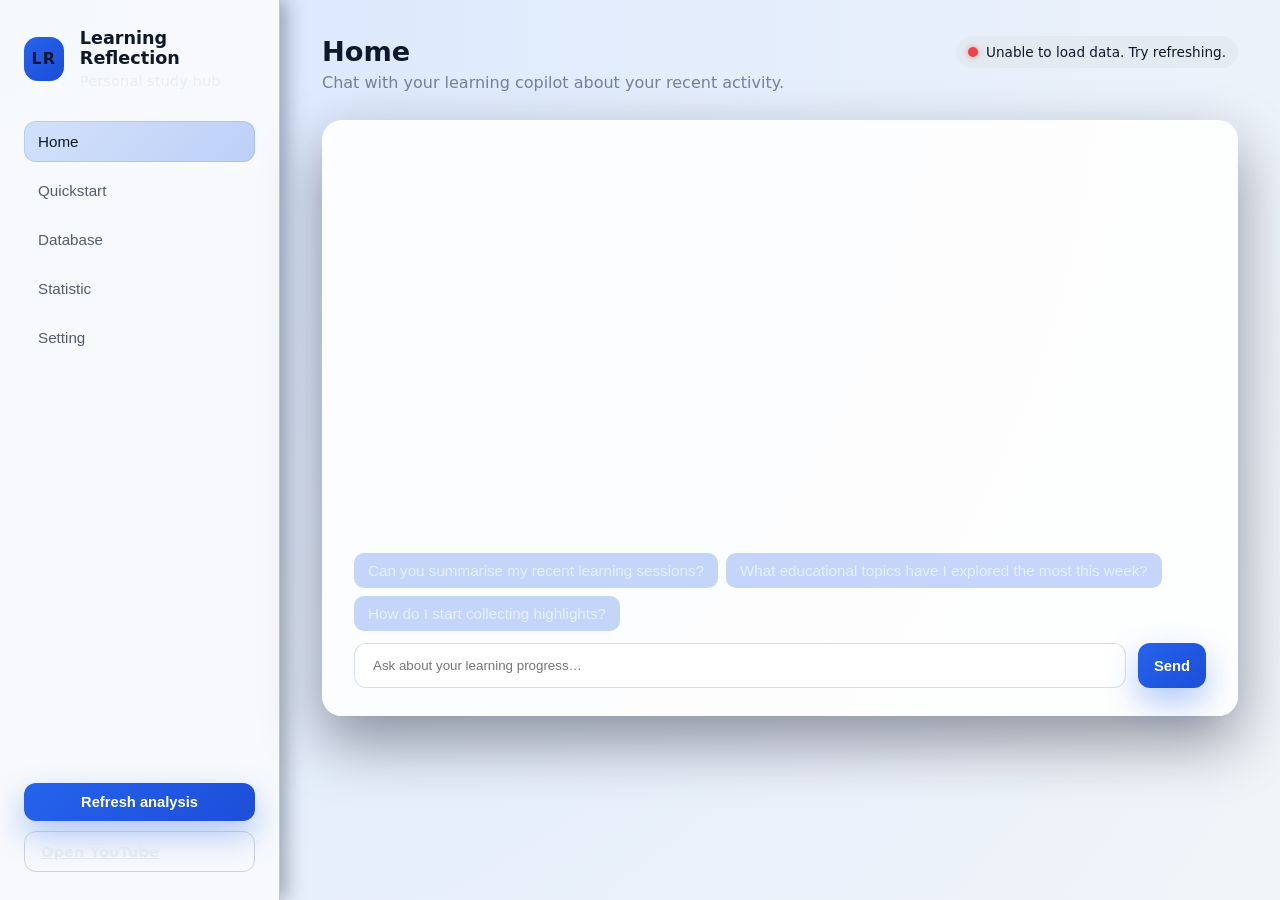
<file: extension/src/dashboard/index.html>
<!DOCTYPE html>
<html lang="en">
  <head>
    <meta charset="UTF-8" />
    <meta name="viewport" content="width=device-width, initial-scale=1.0" />
    <title>Learning Reflection Workspace</title>
    <link rel="stylesheet" href="./index.css" />
  </head>
  <body>
    <div class="dashboard">
      <aside class="sidebar">
        <div class="sidebar__brand">
          <span class="sidebar__icon">LR</span>
          <div>
            <h1>Learning Reflection</h1>
            <p>Personal study hub</p>
          </div>
        </div>
        <nav class="sidebar__nav">
          <button class="nav__item is-active" data-view="home">
            <span>Home</span>
          </button>
          <button class="nav__item" data-view="quickstart">
            <span>Quickstart</span>
          </button>
          <button class="nav__item" data-view="database">
            <span>Database</span>
          </button>
          <button class="nav__item" data-view="statistic">
            <span>Statistic</span>
          </button>
          <button class="nav__item" data-view="settings">
            <span>Setting</span>
          </button>
        </nav>
        <div class="sidebar__footer">
          <button id="refresh" class="button button--primary">Refresh analysis</button>
          <a href="https://youtube.com" target="_blank" rel="noopener noreferrer" class="button button--ghost">Open YouTube</a>
        </div>
      </aside>

      <main class="content">
        <header class="content__header">
          <div>
            <h2 id="view-title">Home</h2>
            <p id="view-description">Chat with your learning copilot about your recent activity.</p>
          </div>
          <div class="status-pill">
            <span id="status-indicator" class="status-indicator"></span>
            <span id="status-text">Loading…</span>
          </div>
        </header>

        <section id="view-home" class="view view--active">
          <div class="home">
            <div class="chat">
              <div id="chat-thread" class="chat__thread"></div>
              <div class="chat__composer">
                <div id="quick-prompts" class="chat__prompts"></div>
                <form id="chat-form" class="chat__form">
                  <input id="chat-input" type="text" placeholder="Ask about your learning progress…" autocomplete="off" />
                  <button class="button button--primary" type="submit">Send</button>
                </form>
              </div>
            </div>
          </div>
        </section>

        <section id="view-quickstart" class="view">
          <div class="quickstart">
            <div class="quickstart__meta">
              <p id="quickstart-stats"></p>
              <button id="quickstart-reset" class="button button--ghost">Reset session</button>
            </div>
            <div class="quickstart__card" id="quickstart-card">
              <p class="quickstart__empty">Flashcards will appear once we detect educational videos.</p>
            </div>
            <div class="quickstart__actions" id="quickstart-actions" hidden>
              <button class="button" data-rating="again">Review again</button>
              <button class="button" data-rating="good">Got it</button>
              <button class="button button--primary" data-rating="great">Mastered</button>
            </div>
          </div>
        </section>

        <section id="view-database" class="view">
          <div class="database">
            <div class="database__tabs">
              <button class="db-tab is-active" data-db="history">History</button>
              <button class="db-tab" data-db="highlights">Saved highlights</button>
            </div>
            <div class="database__search">
              <input type="search" id="database-search" placeholder="Search titles, channels or keywords…" />
            </div>
            <div class="database__summary" id="database-summary"></div>
            <div class="database__content">
              <ul id="database-history" class="database__list is-active"></ul>
              <ul id="database-highlights" class="database__list"></ul>
            </div>
          </div>
        </section>

        <section id="view-statistic" class="view">
          <div class="stats">
            <div class="stats__grid" id="stats-totals"></div>
            <div class="stats__section">
              <h3>Interest matches</h3>
              <div id="stats-interests" class="stats__bars"></div>
            </div>
            <div class="stats__section">
              <h3>Highlights by type</h3>
              <div id="stats-highlights" class="stats__bars"></div>
            </div>
            <div class="stats__section">
              <h3>Top channels</h3>
              <div id="stats-channels" class="stats__list"></div>
            </div>
            <div class="stats__section">
              <h3>Flashcard progress</h3>
              <div id="stats-flashcards" class="stats__bars"></div>
            </div>
          </div>
        </section>

        <section id="view-settings" class="view">
          <div class="settings">
            <section class="settings__card">
              <h3>Learning interests</h3>
              <p>Update the topics we use to detect relevant videos and generate summaries.</p>
              <form id="settings-interests-form" class="form-inline">
                <textarea id="settings-interests" rows="3" placeholder="Comma separated interests"></textarea>
                <div class="form-inline__actions">
                  <button type="submit" class="button button--primary">Save interests</button>
                </div>
              </form>
            </section>

            <section class="settings__card">
              <h3>Data management</h3>
              <div class="settings__actions">
                <button id="export-data" class="button button--ghost">Download my data</button>
                <button id="clear-data" class="button">Clear local data</button>
              </div>
            </section>

            <section class="settings__card">
              <h3>Feedback</h3>
              <form id="feedback-form" class="form-inline">
                <input type="email" id="feedback-email" placeholder="Optional email for follow-up" />
                <textarea id="feedback-message" rows="4" placeholder="Share your feedback or ideas…"></textarea>
                <div class="form-inline__actions">
                  <button type="submit" class="button button--primary">Send feedback</button>
                  <button type="button" id="feedback-copy" class="button button--ghost">Copy developer email</button>
                </div>
              </form>
              <p class="settings__hint">
                Feedback opens your email client with details pre-filled so you can review before sending.
              </p>
            </section>
          </div>
        </section>
      </main>
    </div>

    <template id="chat-message-template">
      <div class="chat__message" data-role="">
        <div class="chat__avatar"></div>
        <div class="chat__bubble">
          <p class="chat__text"></p>
        </div>
      </div>
    </template>

    <template id="history-item-template">
      <li class="db-item">
        <div class="db-item__header">
          <a class="db-item__title" target="_blank" rel="noopener noreferrer"></a>
          <span class="db-item__meta db-item__time"></span>
        </div>
        <p class="db-item__summary"></p>
        <div class="db-item__meta db-item__details"></div>
      </li>
    </template>

    <template id="highlight-item-template">
      <li class="db-item">
        <div class="db-item__header">
          <span class="db-item__badge"></span>
          <span class="db-item__meta db-item__time"></span>
        </div>
        <p class="db-item__summary"></p>
        <div class="db-item__meta db-item__links"></div>
      </li>
    </template>

    <template id="quickstart-card-template">
      <article class="quick-card" data-id="">
        <p class="quick-card__question"></p>
        <div class="quick-card__answer" hidden></div>
        <div class="quick-card__meta">
          <a class="quick-card__link" target="_blank" rel="noopener noreferrer">Open source</a>
        </div>
      </article>
    </template>

    <script type="module" src="./index.js"></script>
  </body>
</html>
</file>
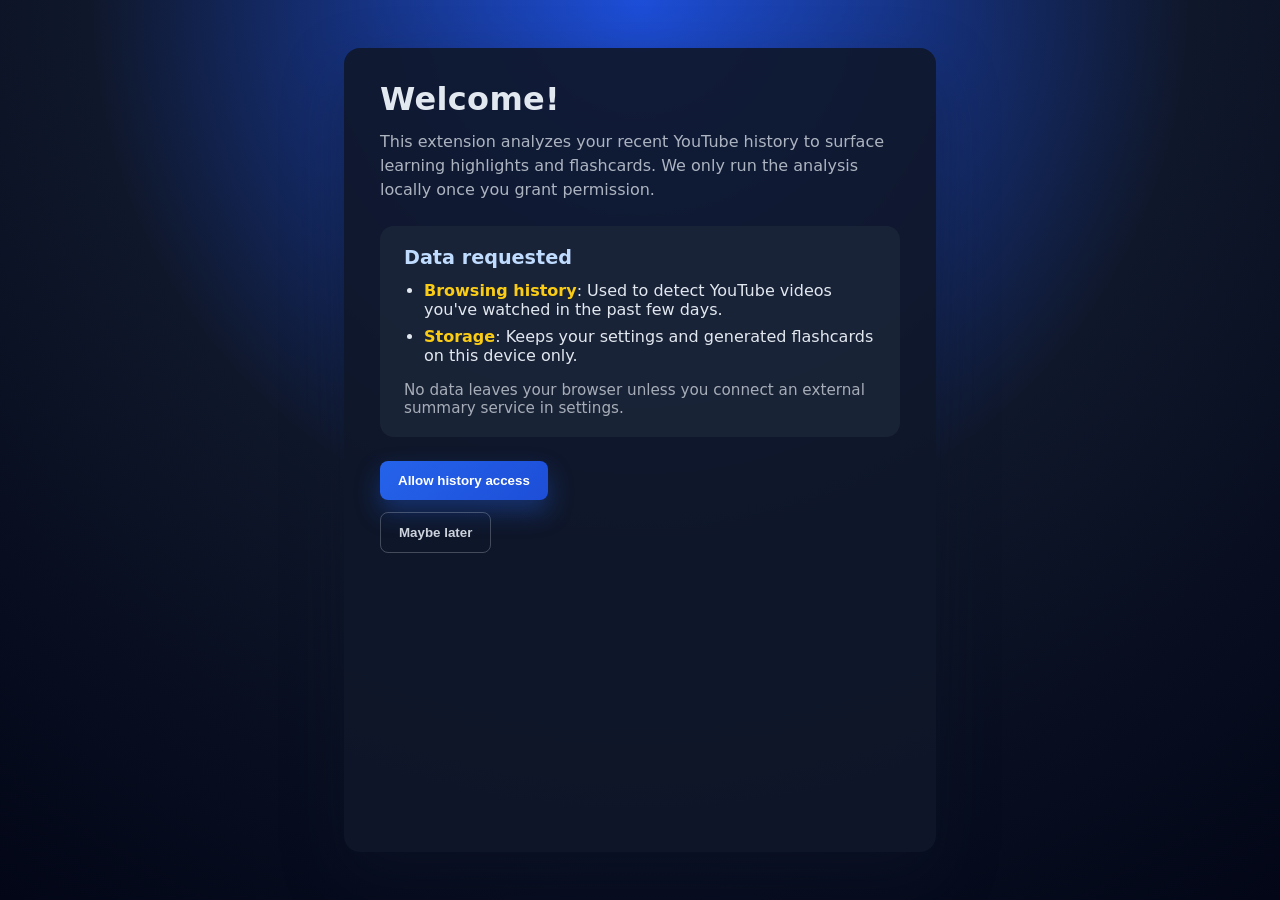
<file: extension/src/onboarding/index.html>
<!DOCTYPE html>
<html lang="en">
  <head>
    <meta charset="UTF-8" />
    <meta name="viewport" content="width=device-width, initial-scale=1.0" />
    <title>Welcome to Learning Reflection</title>
    <link rel="stylesheet" href="./style.css" />
  </head>
  <body>
    <main class="page">
      <header class="page__header">
        <h1>Welcome!</h1>
        <p>
          This extension analyzes your recent YouTube history to surface learning highlights and flashcards. We only run the
          analysis locally once you grant permission.
        </p>
      </header>

      <section class="card">
        <h2>Data requested</h2>
        <ul>
          <li><strong>Browsing history</strong>: Used to detect YouTube videos you've watched in the past few days.</li>
          <li><strong>Storage</strong>: Keeps your settings and generated flashcards on this device only.</li>
        </ul>
        <p>No data leaves your browser unless you connect an external summary service in settings.</p>
      </section>

      <section class="actions">
        <button id="grant-access" class="button button--primary">Allow history access</button>
        <button id="skip" class="button button--ghost">Maybe later</button>
        <p id="status" class="status"></p>
      </section>
    </main>

    <script type="module" src="./onboarding.js"></script>
  </body>
</html>
</file>
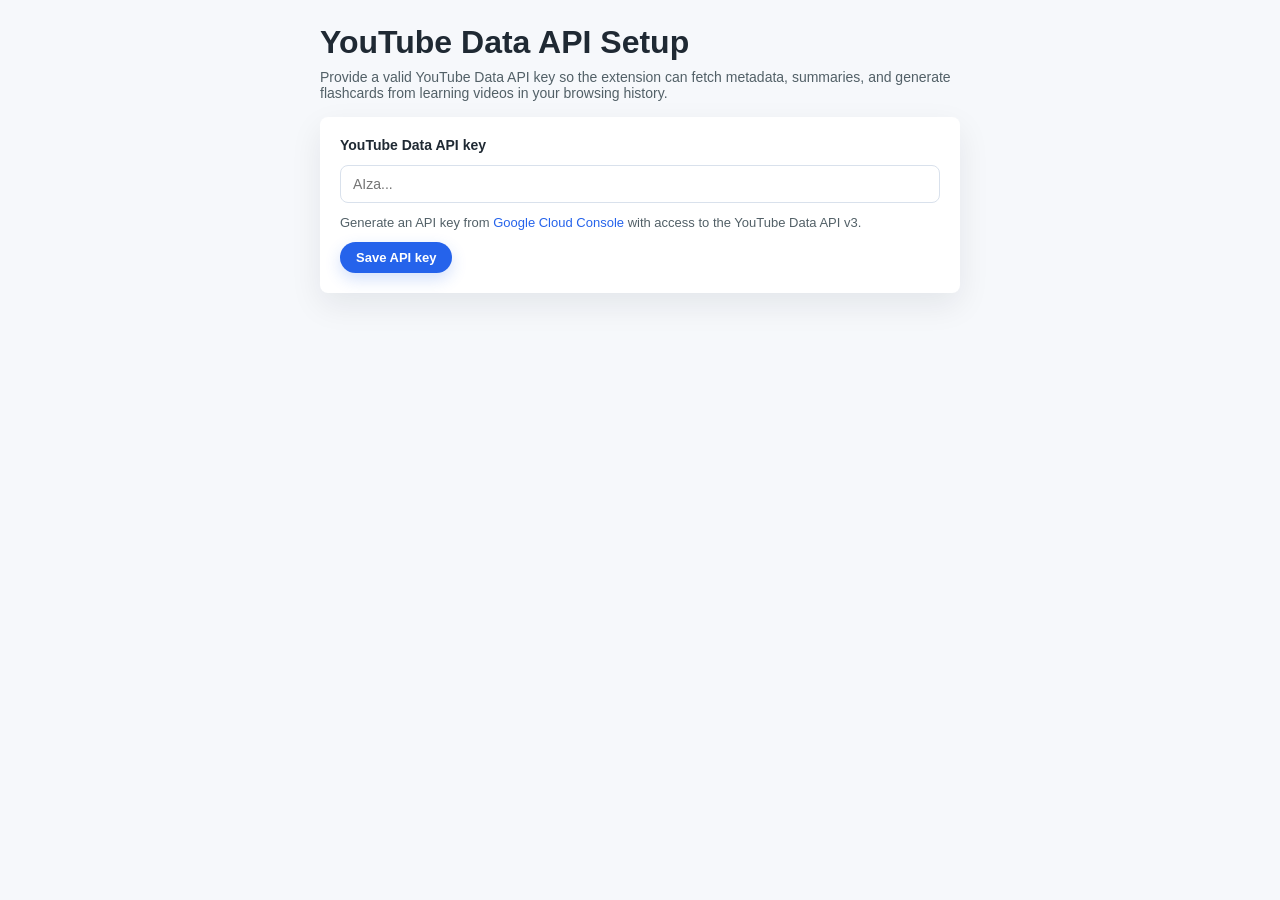
<file: extension/src/options.html>
<!doctype html>
<html lang="en">
  <head>
    <meta charset="utf-8" />
    <meta name="viewport" content="width=device-width, initial-scale=1" />
    <title>YouTube Learning Reflection – Options</title>
    <link rel="stylesheet" href="styles.css" />
  </head>
  <body class="options">
    <main class="options__container">
      <header class="options__header">
        <h1>YouTube Data API Setup</h1>
        <p>
          Provide a valid YouTube Data API key so the extension can fetch metadata, summaries, and generate flashcards
          from learning videos in your browsing history.
        </p>
      </header>

      <section class="card">
        <form id="apiKeyForm" class="form">
          <label for="apiKeyInput" class="form__label">YouTube Data API key</label>
          <input
            id="apiKeyInput"
            name="apiKey"
            type="text"
            class="form__input"
            placeholder="AIza..."
            autocomplete="off"
            required
          />
          <p class="form__help">
            Generate an API key from
            <a class="link" href="https://console.cloud.google.com/apis/dashboard" target="_blank" rel="noopener noreferrer">
              Google Cloud Console
            </a>
            with access to the YouTube Data API v3.
          </p>
          <div class="form__actions">
            <button type="submit" class="button button--primary">Save API key</button>
          </div>
        </form>
      </section>

      <section id="optionsStatus" class="status status--hidden" role="status">
        <span id="optionsStatusMessage"></span>
      </section>
    </main>

    <script type="module" src="options.js"></script>
  </body>
</html>
</file>
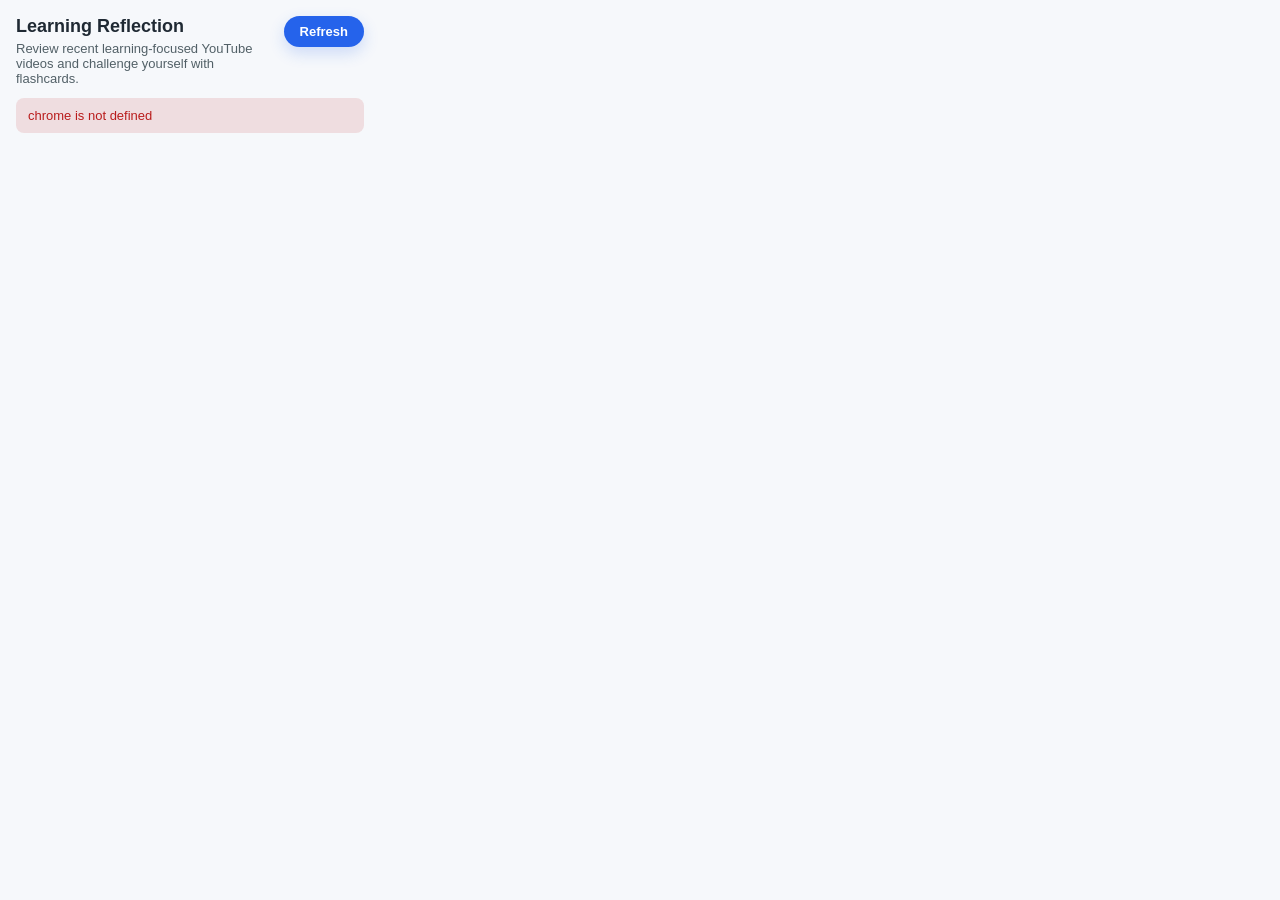
<file: extension/src/popup.html>
<!doctype html>
<html lang="en">
  <head>
    <meta charset="utf-8" />
    <meta name="viewport" content="width=device-width, initial-scale=1" />
    <title>YouTube Learning Reflection</title>
    <link rel="stylesheet" href="styles.css" />
  </head>
  <body class="popup">
    <header class="popup__header">
      <div>
        <h1 class="popup__title">Learning Reflection</h1>
        <p class="popup__subtitle">
          Review recent learning-focused YouTube videos and challenge yourself with flashcards.
        </p>
      </div>
      <button id="refreshButton" class="button button--primary">Refresh</button>
    </header>

    <section id="statusSection" class="status status--hidden">
      <span id="statusMessage"></span>
    </section>

    <main id="content" class="content">
      <section id="emptyState" class="empty-state status--hidden">
        <p>No processed learning videos yet.</p>
        <p>Click <strong>Refresh</strong> after setting your YouTube Data API key in the options page.</p>
        <a class="link" href="#" id="openOptionsLink">Open options</a>
      </section>

      <section id="videosContainer" class="videos"></section>
    </main>

    <template id="videoTemplate">
      <article class="video-card">
        <header class="video-card__header">
          <h2 class="video-card__title"></h2>
          <a class="link video-card__link" target="_blank" rel="noopener noreferrer">Watch again</a>
        </header>
        <div class="video-card__meta">
          <span class="video-card__channel"></span>
          <span class="video-card__published"></span>
          <span class="video-card__category"></span>
        </div>
        <section class="video-card__summary">
          <h3>Key Ideas</h3>
          <ul class="video-card__ideas"></ul>
        </section>
        <section class="video-card__reflection">
          <h3>Reflection Prompt</h3>
          <p class="video-card__prompt"></p>
        </section>
        <section class="video-card__flashcards">
          <h3>Flashcards</h3>
          <div class="flashcards"></div>
        </section>
      </article>
    </template>

    <template id="flashcardTemplate">
      <div class="flashcard">
        <p class="flashcard__question"></p>
        <button class="button button--link flashcard__toggle">Show answer</button>
        <p class="flashcard__answer flashcard__answer--hidden"></p>
      </div>
    </template>

    <script type="module" src="popup.js"></script>
  </body>
</html>
</file>
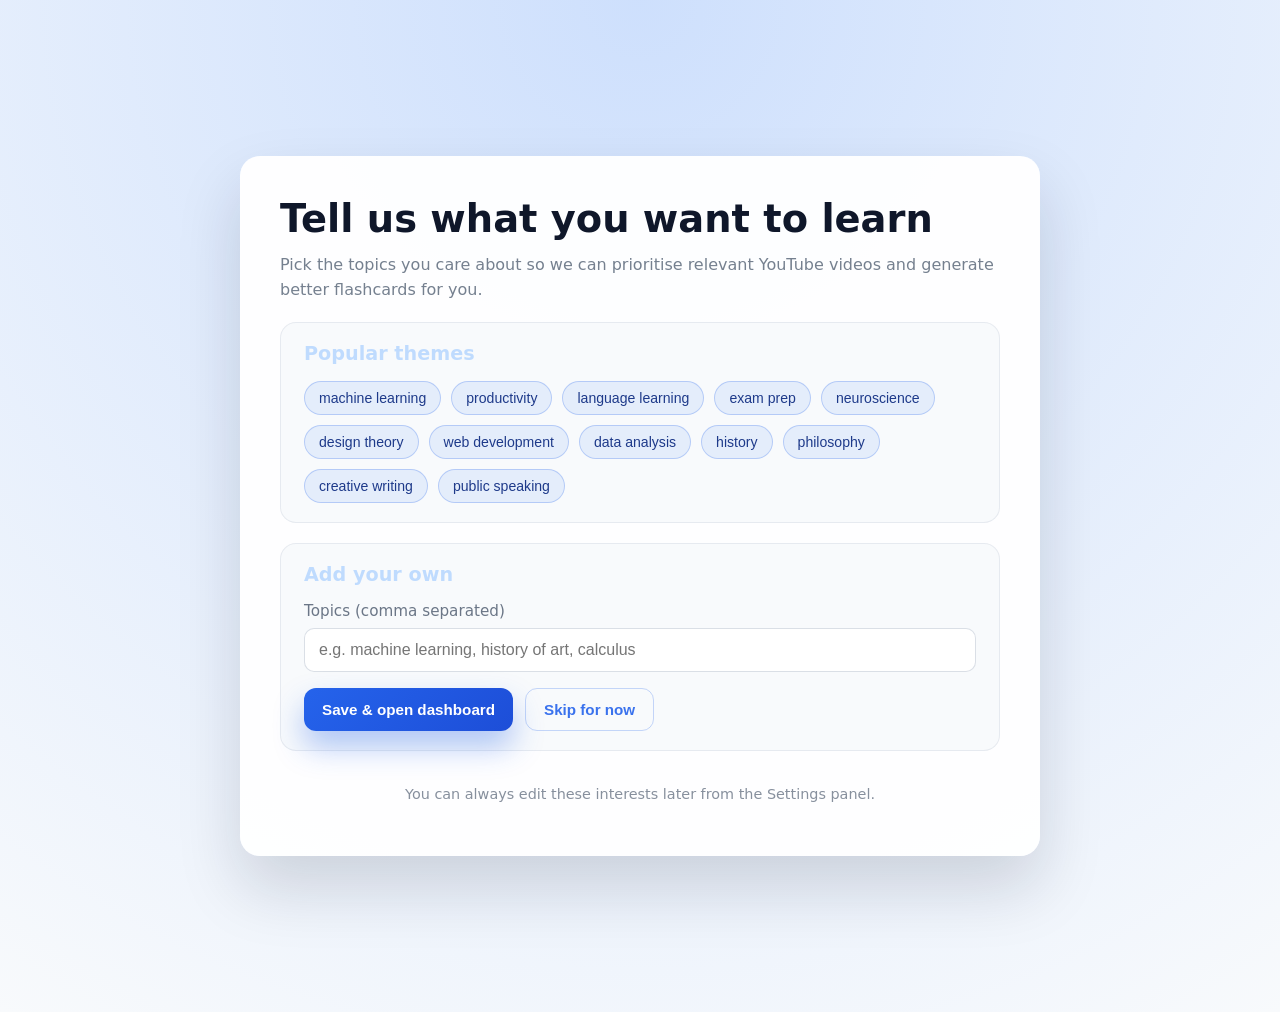
<file: extension/src/onboarding/preferences.html>
<!DOCTYPE html>
<html lang="en">
  <head>
    <meta charset="UTF-8" />
    <meta name="viewport" content="width=device-width, initial-scale=1.0" />
    <title>Choose Your Learning Interests</title>
    <link rel="stylesheet" href="./preferences.css" />
  </head>
  <body>
    <main class="shell">
      <header class="shell__header">
        <h1>Tell us what you want to learn</h1>
        <p>
          Pick the topics you care about so we can prioritise relevant YouTube videos and generate better flashcards for
          you.
        </p>
      </header>

      <section class="card">
        <h2>Popular themes</h2>
        <div id="chip-list" class="chip-list"></div>
      </section>

      <section class="card">
        <h2>Add your own</h2>
        <form id="interest-form" class="form">
          <label class="form__field">
            <span>Topics (comma separated)</span>
            <input type="text" id="custom-interests" placeholder="e.g. machine learning, history of art, calculus" />
          </label>
          <div class="form__actions">
            <button type="submit" class="button button--primary">Save &amp; open dashboard</button>
            <button type="button" id="skip-btn" class="button button--ghost">Skip for now</button>
          </div>
        </form>
      </section>

      <footer class="shell__footer">
        <p>You can always edit these interests later from the Settings panel.</p>
      </footer>
    </main>

    <script type="module" src="./preferences.js"></script>
  </body>
</html>
</file>
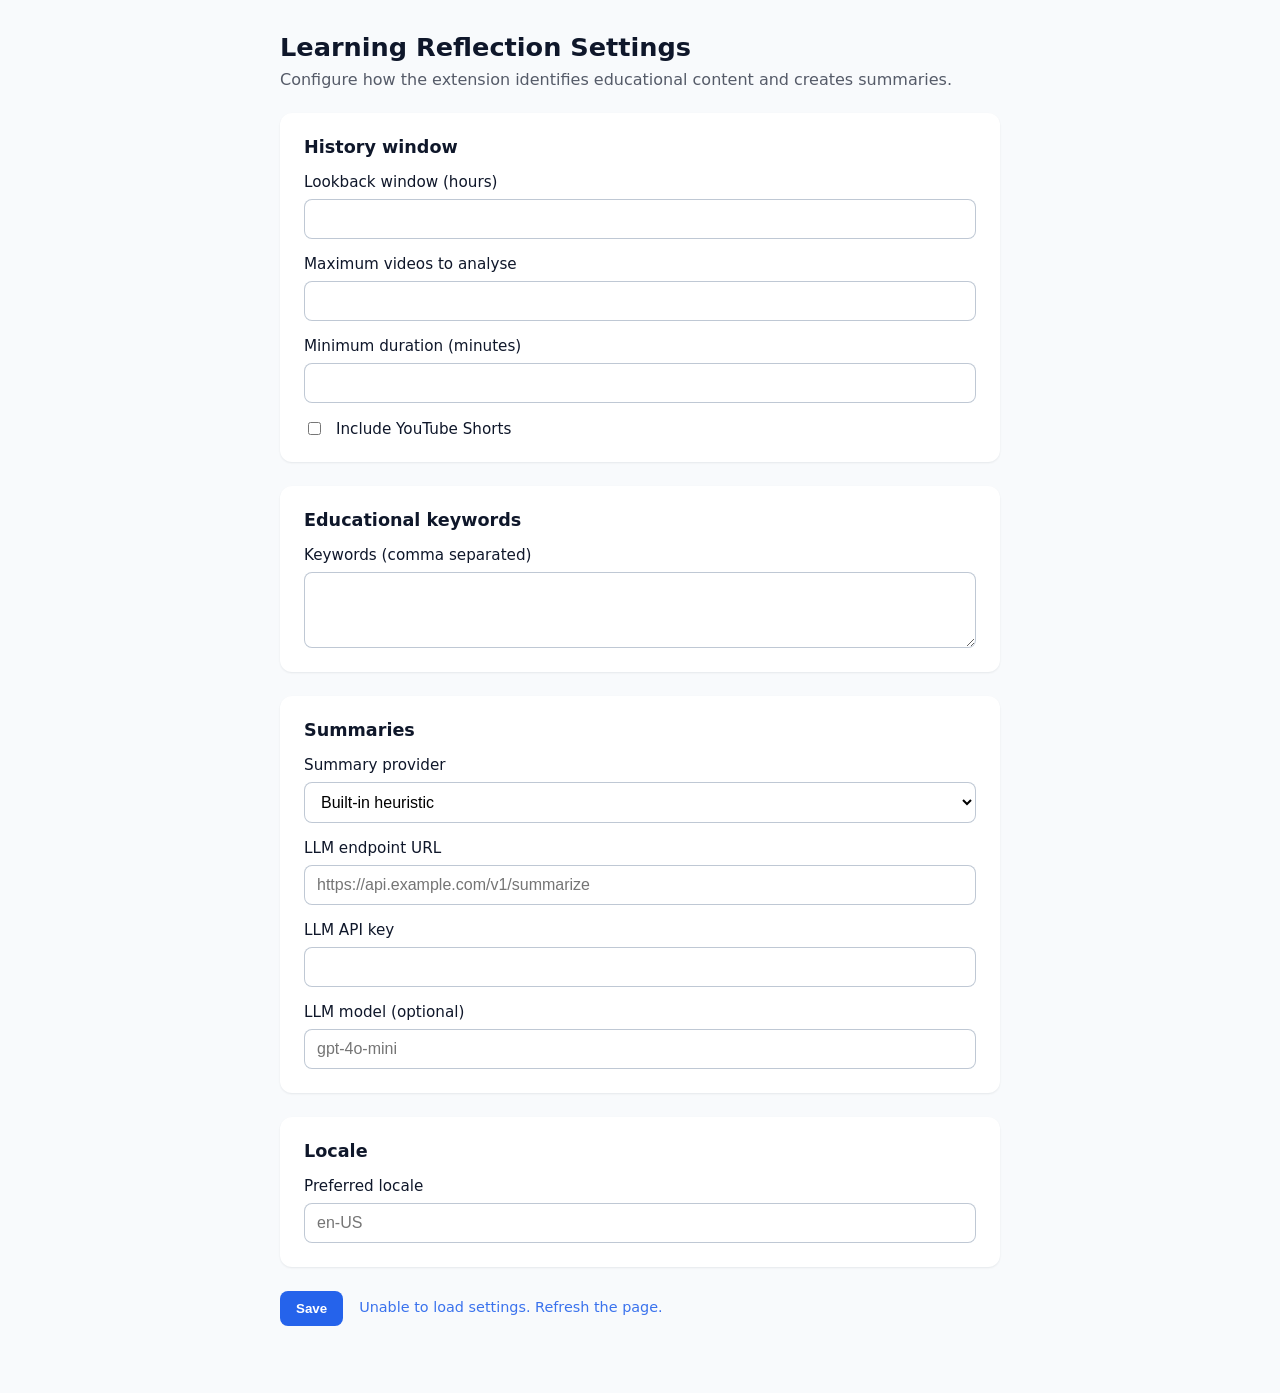
<file: extension/src/options/options.html>
<!DOCTYPE html>
<html lang="en">
  <head>
    <meta charset="UTF-8" />
    <meta name="viewport" content="width=device-width, initial-scale=1.0" />
    <title>Learning Reflection Settings</title>
    <link rel="stylesheet" href="./options.css" />
  </head>
  <body>
    <main class="page">
      <header class="page__header">
        <h1>Learning Reflection Settings</h1>
        <p>Configure how the extension identifies educational content and creates summaries.</p>
      </header>

      <form id="settings-form" class="form">
        <section class="card">
          <h2>History window</h2>
          <label class="field">
            <span>Lookback window (hours)</span>
            <input type="number" name="lookbackHours" min="1" max="336" required />
          </label>
          <label class="field">
            <span>Maximum videos to analyse</span>
            <input type="number" name="maxResults" min="1" max="50" required />
          </label>
          <label class="field">
            <span>Minimum duration (minutes)</span>
            <input type="number" name="minimumDurationMinutes" min="1" max="240" required />
          </label>
          <label class="field field--checkbox">
            <input type="checkbox" name="includeShorts" />
            <span>Include YouTube Shorts</span>
          </label>
        </section>

        <section class="card">
          <h2>Educational keywords</h2>
          <label class="field">
            <span>Keywords (comma separated)</span>
            <textarea name="keywords" rows="3"></textarea>
          </label>
        </section>

        <section class="card">
          <h2>Summaries</h2>
          <label class="field">
            <span>Summary provider</span>
            <select name="summaryProvider">
              <option value="heuristic">Built-in heuristic</option>
              <option value="llm">Custom LLM endpoint</option>
            </select>
          </label>
          <label class="field">
            <span>LLM endpoint URL</span>
            <input type="url" name="llmEndpoint" placeholder="https://api.example.com/v1/summarize" />
          </label>
          <label class="field">
            <span>LLM API key</span>
            <input type="password" name="llmApiKey" />
          </label>
          <label class="field">
            <span>LLM model (optional)</span>
            <input type="text" name="llmModel" placeholder="gpt-4o-mini" />
          </label>
        </section>

        <section class="card">
          <h2>Locale</h2>
          <label class="field">
            <span>Preferred locale</span>
            <input type="text" name="locale" placeholder="en-US" />
          </label>
        </section>

        <footer class="form__actions">
          <button type="submit" class="button button--primary">Save</button>
          <div id="save-status" role="status"></div>
        </footer>
      </form>
    </main>

    <script type="module" src="./options.js"></script>
  </body>
</html>
</file>
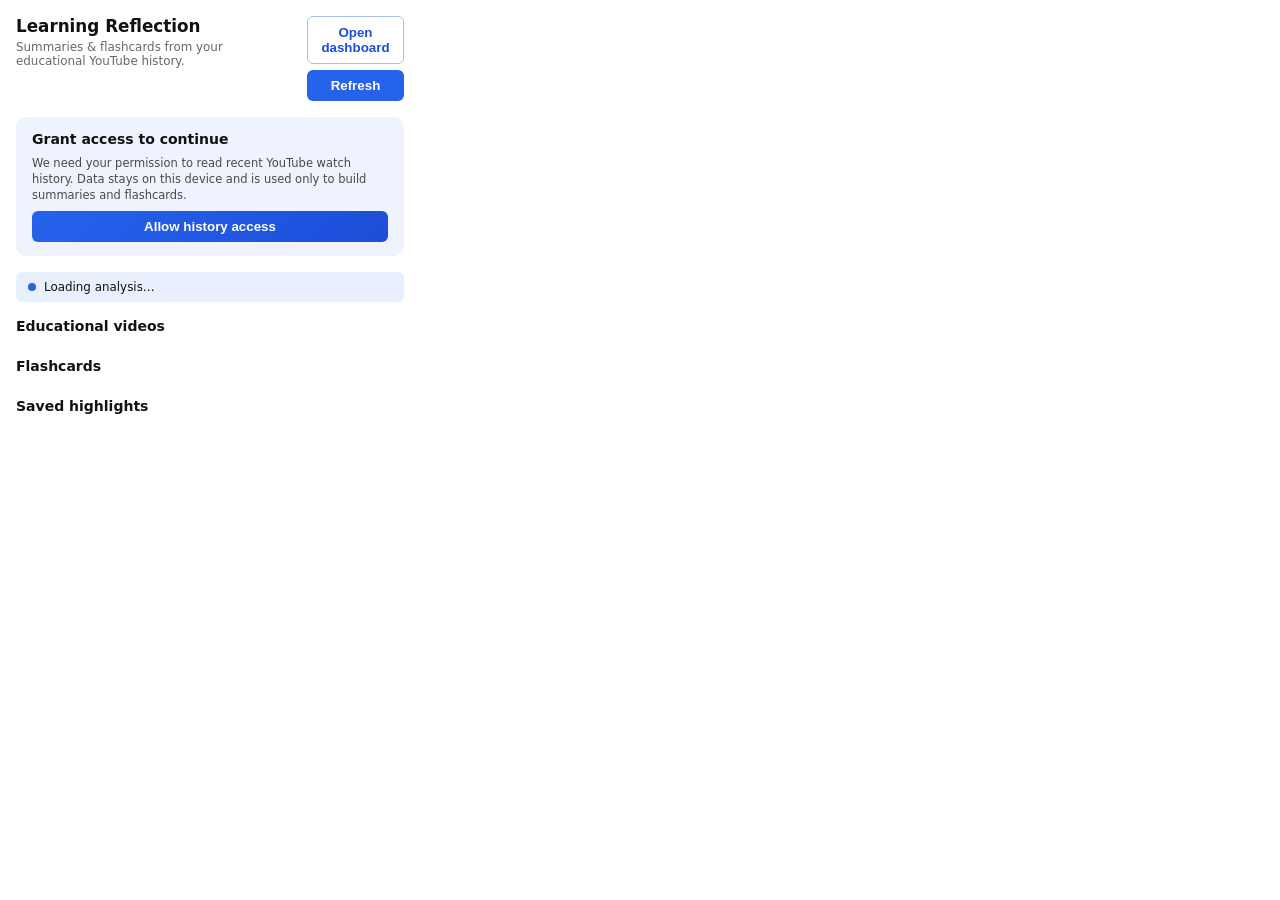
<file: extension/src/popup/popup.html>
<!DOCTYPE html>
<html lang="en">
  <head>
    <meta charset="UTF-8" />
    <meta name="viewport" content="width=device-width, initial-scale=1.0" />
    <title>Learning Reflection</title>
    <link rel="stylesheet" href="./popup.css" />
  </head>
  <body>
    <main class="app">
      <header class="app__header">
        <div>
          <h1 class="app__title">Learning Reflection</h1>
          <p class="app__subtitle">Summaries & flashcards from your educational YouTube history.</p>
        </div>
        <div class="app__actions">
          <button class="button button--ghost" data-action="open-dashboard">Open dashboard</button>
          <button class="button button--refresh" data-action="refresh">Refresh</button>
        </div>
      </header>

      <section id="permission-card" class="permission" hidden>
        <h2>Grant access to continue</h2>
        <p>
          We need your permission to read recent YouTube watch history. Data stays on this device and is used only to build
          summaries and flashcards.
        </p>
        <button class="button button--primary" data-action="request-permission">Allow history access</button>
      </section>

      <section class="status">
        <span class="status__indicator" id="status-indicator"></span>
        <span id="status-text">Loading analysis…</span>
      </section>

      <section class="videos">
        <h2>Educational videos</h2>
        <ul id="video-list" class="videos__list"></ul>
      </section>

      <section class="flashcards">
        <h2>Flashcards</h2>
        <div id="flashcard-list" class="flashcards__container"></div>
      </section>

      <section class="collections">
        <h2>Saved highlights</h2>
        <ul id="collection-list-popup" class="collections__list"></ul>
      </section>
    </main>

    <template id="video-item-template">
      <li class="video">
        <a class="video__title" target="_blank" rel="noopener noreferrer"></a>
        <p class="video__summary"></p>
        <div class="video__meta">
          <span class="video__channel"></span>
          <span class="video__duration"></span>
          <span class="video__score"></span>
        </div>
      </li>
    </template>

    <template id="flashcard-template">
      <article class="flashcard" data-state="question">
        <button class="flashcard__toggle" type="button">
          <span class="flashcard__label flashcard__label--question">Show answer</span>
          <span class="flashcard__label flashcard__label--answer">Hide answer</span>
        </button>
        <h3 class="flashcard__question"></h3>
        <p class="flashcard__answer"></p>
        <a class="flashcard__source" target="_blank" rel="noopener noreferrer">Open video</a>
      </article>
    </template>

    <script type="module" src="./popup.js"></script>
  </body>
</html>
</file>
<file: extension/src/dashboard/index.css>
:root {
  font-family: "Inter", system-ui, -apple-system, BlinkMacSystemFont, "Segoe UI", sans-serif;
  color-scheme: light dark;
}

body {
  margin: 0;
  min-height: 100vh;
  background: radial-gradient(circle at top left, rgba(59, 130, 246, 0.25), rgba(15, 23, 42, 0.98));
  color: #e2e8f0;
  display: flex;
}

.dashboard {
  display: grid;
  grid-template-columns: 280px 1fr;
  width: 100%;
  min-height: 100vh;
}

.sidebar {
  background: rgba(15, 23, 42, 0.92);
  border-right: 1px solid rgba(71, 85, 105, 0.3);
  padding: 28px 24px;
  display: flex;
  flex-direction: column;
  gap: 32px;
  box-shadow: 6px 0 18px rgba(15, 23, 42, 0.35);
}

.sidebar__brand {
  display: flex;
  align-items: center;
  gap: 16px;
}

.sidebar__icon {
  display: inline-flex;
  align-items: center;
  justify-content: center;
  width: 44px;
  height: 44px;
  border-radius: 14px;
  background: linear-gradient(135deg, #2563eb, #1d4ed8);
  font-weight: 700;
  letter-spacing: 0.08em;
}

.sidebar__brand h1 {
  margin: 0;
  font-size: 1.1rem;
}

.sidebar__brand p {
  margin: 4px 0 0 0;
  font-size: 0.92rem;
  color: rgba(226, 232, 240, 0.75);
}

.sidebar__nav {
  display: flex;
  flex-direction: column;
  gap: 8px;
}

.nav__item {
  border: none;
  border-radius: 12px;
  padding: 12px 14px;
  font-size: 0.95rem;
  font-weight: 500;
  color: rgba(226, 232, 240, 0.8);
  background: transparent;
  text-align: left;
  cursor: pointer;
  transition: background 120ms ease, color 120ms ease, transform 120ms ease;
}

.nav__item:hover {
  background: rgba(59, 130, 246, 0.12);
  transform: translateX(3px);
}

.nav__item.is-active {
  background: linear-gradient(135deg, rgba(37, 99, 235, 0.22), rgba(30, 64, 175, 0.4));
  color: #f8fafc;
  box-shadow: inset 0 0 0 1px rgba(96, 165, 250, 0.3);
}

.sidebar__footer {
  margin-top: auto;
  display: flex;
  flex-direction: column;
  gap: 10px;
}

.button {
  border: none;
  border-radius: 12px;
  padding: 11px 16px;
  font-weight: 600;
  cursor: pointer;
  font-size: 0.92rem;
  transition: background 120ms ease, transform 120ms ease, box-shadow 120ms ease;
}

.button--primary {
  background: linear-gradient(135deg, #2563eb, #1d4ed8);
  color: #ffffff;
  box-shadow: 0 14px 32px rgba(37, 99, 235, 0.35);
}

.button--primary:hover {
  transform: translateY(-1px);
  box-shadow: 0 18px 42px rgba(37, 99, 235, 0.45);
}

.button--ghost {
  background: transparent;
  color: rgba(226, 232, 240, 0.92);
  border: 1px solid rgba(148, 163, 184, 0.45);
}

.button--ghost:hover {
  border-color: rgba(226, 232, 240, 0.75);
}

.content {
  padding: 36px 42px;
  display: flex;
  flex-direction: column;
  gap: 28px;
}

.content__header {
  display: flex;
  justify-content: space-between;
  align-items: flex-start;
  gap: 16px;
}

.content__header h2 {
  margin: 0;
  font-size: 1.7rem;
}

.content__header p {
  margin: 6px 0 0 0;
  color: rgba(226, 232, 240, 0.7);
}

.status-pill {
  display: inline-flex;
  align-items: center;
  gap: 8px;
  padding: 8px 12px;
  border-radius: 999px;
  background: rgba(15, 23, 42, 0.5);
  font-size: 0.85rem;
  color: rgba(226, 232, 240, 0.85);
}

.status-indicator {
  width: 10px;
  height: 10px;
  border-radius: 50%;
  background: #38bdf8;
  box-shadow: 0 0 8px rgba(56, 189, 248, 0.6);
}

.view {
  display: none;
  background: rgba(15, 23, 42, 0.85);
  border-radius: 20px;
  padding: 28px 32px;
  box-shadow: 0 26px 60px rgba(2, 6, 23, 0.4);
  min-height: 540px;
}

.view--active {
  display: block;
}

.home {
  display: flex;
  flex-direction: column;
  height: 100%;
}

.chat {
  display: flex;
  flex-direction: column;
  gap: 16px;
  height: 100%;
}

.chat__thread {
  flex: 1;
  overflow-y: auto;
  display: flex;
  flex-direction: column;
  gap: 16px;
  padding-right: 4px;
}

.chat__message {
  display: flex;
  gap: 12px;
  align-items: flex-start;
}

.chat__message[data-role="user"] {
  flex-direction: row-reverse;
}

.chat__avatar {
  width: 32px;
  height: 32px;
  border-radius: 50%;
  background: rgba(59, 130, 246, 0.8);
  display: inline-flex;
}

.chat__message[data-role="user"] .chat__avatar {
  background: rgba(148, 163, 184, 0.6);
}

.chat__bubble {
  max-width: 65%;
  padding: 12px 16px;
  border-radius: 16px;
  background: rgba(37, 99, 235, 0.18);
  line-height: 1.55;
  font-size: 0.95rem;
}

.chat__message[data-role="user"] .chat__bubble {
  background: rgba(15, 23, 42, 0.7);
  border: 1px solid rgba(148, 163, 184, 0.25);
}

.chat__prompts {
  display: flex;
  flex-wrap: wrap;
  gap: 8px;
}

.chat__prompts button {
  border: none;
  border-radius: 10px;
  padding: 9px 14px;
  font-size: 0.95rem;
  background: rgba(37, 99, 235, 0.26);
  color: #e0f2fe;
  cursor: pointer;
}

.chat__prompts button:hover {
  background: rgba(37, 99, 235, 0.38);
}

.chat__composer {
  display: flex;
  flex-direction: column;
  gap: 12px;
}

.chat__form {
  display: flex;
  gap: 12px;
}

.chat__form input {
  flex: 1;
  border: 1px solid rgba(148, 163, 184, 0.35);
  border-radius: 12px;
  padding: 14px 18px;
  background: rgba(15, 23, 42, 0.55);
  color: inherit;
}

.chat__form input:focus {
  outline: none;
  border-color: rgba(37, 99, 235, 0.7);
  box-shadow: 0 0 0 3px rgba(37, 99, 235, 0.25);
}

.quickstart {
  display: flex;
  flex-direction: column;
  gap: 20px;
}

.quickstart__meta {
  display: flex;
  justify-content: space-between;
  align-items: center;
}

.quickstart__meta p {
  margin: 0;
  color: rgba(226, 232, 240, 0.85);
  font-size: 1rem;
  font-weight: 500;
}

#quickstart-stats {
  font-size: 1.05rem;
  font-weight: 600;
  color: #f8fafc;
}

.quickstart__card {
  min-height: 220px;
  display: flex;
  align-items: center;
  justify-content: center;
}

.quickstart__empty {
  color: rgba(226, 232, 240, 0.65);
}

.quick-card {
  width: min(560px, 100%);
  background: linear-gradient(155deg, rgba(37, 99, 235, 0.24), rgba(15, 23, 42, 0.85));
  border-radius: 20px;
  padding: 28px;
  box-shadow: 0 28px 60px rgba(15, 23, 42, 0.45);
  display: flex;
  flex-direction: column;
  gap: 18px;
}

.quick-card__question {
  margin: 0;
  font-size: 1.2rem;
  font-weight: 600;
}

.quick-card__answer {
  margin: 0;
  font-size: 1rem;
  line-height: 1.6;
  color: rgba(226, 232, 240, 0.85);
}

.quick-card__meta {
  display: flex;
  justify-content: space-between;
  align-items: center;
  font-size: 0.85rem;
  color: rgba(226, 232, 240, 0.7);
}

.quick-card__link {
  color: #93c5fd;
  text-decoration: none;
}

.quick-card__link:hover {
  text-decoration: underline;
}

.quickstart__actions {
  display: flex;
  gap: 12px;
  justify-content: center;
}

.database {
  display: flex;
  flex-direction: column;
  gap: 18px;
}

.database__tabs {
  display: inline-flex;
  background: rgba(15, 23, 42, 0.6);
  border-radius: 12px;
  padding: 4px;
  gap: 4px;
}

.db-tab {
  border: none;
  border-radius: 10px;
  padding: 8px 16px;
  font-size: 0.9rem;
  cursor: pointer;
  background: transparent;
  color: rgba(226, 232, 240, 0.7);
}

.db-tab.is-active {
  background: rgba(37, 99, 235, 0.25);
  color: #f8fafc;
}

.database__search input {
  width: 100%;
  border-radius: 10px;
  border: 1px solid rgba(148, 163, 184, 0.35);
  background: rgba(15, 23, 42, 0.55);
  color: inherit;
  padding: 12px 16px;
  font-size: 0.96rem;
}

.database__summary {
  font-size: 0.9rem;
  color: rgba(226, 232, 240, 0.65);
}

.database__content {
  position: relative;
}

.database__list {
  list-style: none;
  margin: 0;
  padding: 0;
  display: none;
  display: none;
  flex-direction: column;
  gap: 14px;
  max-height: 480px;
  overflow-y: auto;
}

.database__list.is-active {
  display: flex;
}

.db-item {
  background: rgba(15, 23, 42, 0.6);
  border-radius: 14px;
  padding: 16px 18px;
  display: flex;
  flex-direction: column;
  gap: 10px;
  box-shadow: inset 0 0 0 1px rgba(148, 163, 184, 0.1);
}

.db-item__header {
  display: flex;
  justify-content: space-between;
  align-items: center;
  gap: 12px;
}

.db-item__title {
  font-weight: 600;
  color: #bfdbfe;
  text-decoration: none;
}

.db-item__title:hover {
  text-decoration: underline;
}

.db-item__summary {
  margin: 0;
  font-size: 1rem;
  line-height: 1.55;
  color: rgba(226, 232, 240, 0.9);
}

.db-item__meta {
  font-size: 0.8rem;
  color: rgba(203, 213, 225, 0.75);
  display: flex;
  gap: 12px;
  flex-wrap: wrap;
}

.db-item__links a {
  color: #93c5fd;
  text-decoration: none;
}

.db-item__links a:hover {
  text-decoration: underline;
}

.db-item__links {
  display: flex;
  gap: 12px;
  flex-wrap: wrap;
}

.stats {
  display: flex;
  flex-direction: column;
  gap: 28px;
}

.stats__grid {
  display: grid;
  grid-template-columns: repeat(auto-fit, minmax(160px, 1fr));
  gap: 16px;
}

.stats__card {
  background: rgba(37, 99, 235, 0.18);
  border-radius: 16px;
  padding: 18px;
}

.stats__card h4 {
  margin: 0;
  font-size: 1rem;
  color: rgba(226, 232, 240, 0.75);
}

.stats__card p {
  margin: 6px 0 0 0;
  font-size: 1.9rem;
  font-weight: 600;
}

.stats__section h3 {
  margin: 0 0 12px 0;
  font-size: 1.05rem;
}

.stats__bars {
  display: flex;
  flex-direction: column;
  gap: 10px;
}

.stats__hint {
  margin: 0;
  font-size: 0.88rem;
  color: rgba(226, 232, 240, 0.6);
}

.stats__bar {
  display: flex;
  flex-direction: column;
  gap: 6px;
}

.stats__bar-label {
  display: flex;
  justify-content: space-between;
  font-size: 0.85rem;
  color: rgba(226, 232, 240, 0.75);
}

.stats__bar-track {
  height: 10px;
  border-radius: 999px;
  background: rgba(148, 163, 184, 0.2);
  overflow: hidden;
}

.stats__bar-fill {
  height: 100%;
  border-radius: inherit;
  background: linear-gradient(135deg, #38bdf8, #2563eb);
}

.stats__list {
  display: flex;
  flex-direction: column;
  gap: 8px;
}

.stats__list-item {
  display: flex;
  justify-content: space-between;
  font-size: 0.98rem;
  color: rgba(226, 232, 240, 0.85);
}

.settings {
  display: flex;
  flex-direction: column;
  gap: 20px;
}

.settings__card {
  background: rgba(15, 23, 42, 0.7);
  border-radius: 16px;
  padding: 20px 24px;
  box-shadow: inset 0 0 0 1px rgba(148, 163, 184, 0.12);
  display: flex;
  flex-direction: column;
  gap: 12px;
}

.settings__card h3 {
  margin: 0;
}

.settings__card p {
  margin: 0;
  color: rgba(226, 232, 240, 0.82);
  font-size: 0.98rem;
  line-height: 1.55;
}

.form-inline {
  display: flex;
  flex-direction: column;
  gap: 12px;
}

.form-inline textarea,
.form-inline input {
  width: 100%;
  border-radius: 12px;
  border: 1px solid rgba(148, 163, 184, 0.35);
  background: rgba(15, 23, 42, 0.5);
  color: inherit;
  padding: 10px 12px;
  font-size: 0.95rem;
}

.form-inline__actions {
  display: flex;
  gap: 12px;
  flex-wrap: wrap;
}

.settings__actions {
  display: flex;
  gap: 12px;
  flex-wrap: wrap;
}

.settings__hint {
  margin: 0;
  font-size: 0.85rem;
  color: rgba(226, 232, 240, 0.55);
}

@media (max-width: 1100px) {
  .dashboard {
    grid-template-columns: 220px 1fr;
  }
}

@media (max-width: 900px) {
  .dashboard {
    grid-template-columns: 1fr;
  }

  .sidebar {
    flex-direction: row;
    align-items: center;
    gap: 18px;
    padding: 18px 22px;
    border-right: none;
    border-bottom: 1px solid rgba(71, 85, 105, 0.3);
    box-shadow: 0 12px 30px rgba(15, 23, 42, 0.45);
  }

  .sidebar__nav {
    flex-direction: row;
    flex-wrap: wrap;
    gap: 6px;
    flex: 1;
  }

  .sidebar__footer {
    margin-top: 0;
    flex-direction: row;
  }

  .content {
    padding: 24px;
  }

  .view {
    padding: 24px;
    min-height: 480px;
  }
}

@media (prefers-color-scheme: light) {
  body {
    background: radial-gradient(circle at top left, rgba(59, 130, 246, 0.2), rgba(241, 245, 249, 1));
    color: #0f172a;
  }

  .sidebar {
    background: rgba(248, 250, 252, 0.96);
    color: #0f172a;
  }

  .nav__item {
    color: rgba(30, 41, 59, 0.75);
  }

  .nav__item.is-active {
    color: #0f172a;
    background: linear-gradient(135deg, rgba(59, 130, 246, 0.2), rgba(37, 99, 235, 0.28));
  }

  .content__header p {
    color: rgba(71, 85, 105, 0.7);
  }

  .view {
    background: rgba(255, 255, 255, 0.9);
  }

  .chat__bubble {
    background: rgba(59, 130, 246, 0.12);
    color: #0f172a;
  }

  .chat__message[data-role="user"] .chat__bubble {
    background: rgba(226, 232, 240, 0.8);
  }

  .quick-card {
    background: linear-gradient(155deg, rgba(37, 99, 235, 0.14), rgba(248, 250, 252, 0.96));
    color: #0f172a;
  }

  .database__search input,
  .form-inline textarea,
  .form-inline input,
  .chat__form input {
    background: rgba(255, 255, 255, 0.86);
    color: inherit;
  }

  .db-item {
    background: rgba(248, 250, 252, 0.9);
    color: #0f172a;
  }

  .stats__card {
    background: rgba(191, 219, 254, 0.3);
    color: #0f172a;
  }

  .stats__bar-track {
    background: rgba(148, 163, 184, 0.25);
  }

  .settings__card {
    background: rgba(248, 250, 252, 0.92);
    color: #0f172a;
  }

  .status-pill {
    background: rgba(226, 232, 240, 0.7);
    color: #0f172a;
  }
}
</file>
<file: extension/src/onboarding/style.css>
:root {
  font-family: "Inter", system-ui, -apple-system, BlinkMacSystemFont, "Segoe UI", sans-serif;
  background: #0f172a;
}

body {
  margin: 0;
  background: radial-gradient(circle at top, #1d4ed8 0%, #0f172a 50%, #020617 100%);
  color: #e2e8f0;
  min-height: 100vh;
  display: flex;
  justify-content: center;
  align-items: stretch;
}

.page {
  width: min(520px, 92vw);
  margin: 48px auto;
  padding: 32px 36px;
  border-radius: 16px;
  background-color: rgba(15, 23, 42, 0.9);
  box-shadow: 0 24px 60px rgba(15, 23, 42, 0.4);
  display: flex;
  flex-direction: column;
  gap: 24px;
}

.page__header h1 {
  margin: 0;
  font-size: 2rem;
  letter-spacing: 0.01em;
}

.page__header p {
  margin: 12px 0 0 0;
  color: rgba(226, 232, 240, 0.75);
  line-height: 1.5;
}

.card {
  background: rgba(30, 41, 59, 0.7);
  border-radius: 14px;
  padding: 20px 24px;
  display: flex;
  flex-direction: column;
  gap: 12px;
}

.card h2 {
  margin: 0;
  font-size: 1.2rem;
  color: #bfdbfe;
}

.card ul {
  margin: 0;
  padding-left: 20px;
  display: flex;
  flex-direction: column;
  gap: 8px;
}

.card li strong {
  color: #facc15;
}

.card p {
  margin: 4px 0 0 0;
  color: rgba(226, 232, 240, 0.7);
  font-size: 0.95rem;
}

.actions {
  display: flex;
  flex-direction: column;
  gap: 12px;
  align-items: flex-start;
}

.button {
  border: none;
  border-radius: 8px;
  padding: 12px 18px;
  font-weight: 600;
  cursor: pointer;
  transition: transform 120ms ease, box-shadow 120ms ease, background-color 120ms ease;
}

.button--primary {
  background: linear-gradient(135deg, #2563eb, #1d4ed8);
  color: #ffffff;
  box-shadow: 0 12px 24px rgba(37, 99, 235, 0.35);
}

.button--primary:hover {
  transform: translateY(-1px);
  box-shadow: 0 16px 32px rgba(37, 99, 235, 0.45);
}

.button--ghost {
  background: transparent;
  color: rgba(226, 232, 240, 0.9);
  border: 1px solid rgba(226, 232, 240, 0.25);
}

.button--ghost:hover {
  border-color: rgba(226, 232, 240, 0.5);
}

.status {
  min-height: 1.2rem;
  font-size: 0.9rem;
  color: #38bdf8;
}
</file>
<file: extension/src/styles.css>
:root {
  font-family: "Segoe UI", Roboto, Oxygen, Ubuntu, Cantarell, "Open Sans", "Helvetica Neue", sans-serif;
  color-scheme: light dark;
  --color-background: #f6f8fb;
  --color-surface: #ffffff;
  --color-border: #d9e1ec;
  --color-text: #1f2933;
  --color-subtle: #526067;
  --color-primary: #2563eb;
  --color-primary-contrast: #ffffff;
  --color-success: #15803d;
  --color-error: #b91c1c;
  --radius-base: 8px;
  --shadow-soft: 0 12px 32px rgba(15, 23, 42, 0.08);
}

body {
  margin: 0;
  color: var(--color-text);
  background: var(--color-background);
}

a {
  color: inherit;
}

.popup {
  width: 380px;
  min-height: 480px;
  box-sizing: border-box;
  padding: 16px;
}

.popup__header {
  display: flex;
  align-items: flex-start;
  justify-content: space-between;
  gap: 12px;
  margin-bottom: 12px;
}

.popup__title {
  margin: 0;
  font-size: 18px;
  font-weight: 600;
}

.popup__subtitle {
  margin: 4px 0 0;
  color: var(--color-subtle);
  font-size: 13px;
}

.content {
  display: flex;
  flex-direction: column;
  gap: 12px;
}

.videos {
  display: flex;
  flex-direction: column;
  gap: 12px;
}

.video-card {
  background: var(--color-surface);
  border-radius: var(--radius-base);
  box-shadow: var(--shadow-soft);
  padding: 16px;
  display: flex;
  flex-direction: column;
  gap: 12px;
}

.video-card__header {
  display: flex;
  justify-content: space-between;
  align-items: flex-start;
  gap: 8px;
}

.video-card__title {
  margin: 0;
  font-size: 16px;
}

.video-card__link {
  font-size: 13px;
  color: var(--color-primary);
  text-decoration: none;
}

.video-card__link:hover {
  text-decoration: underline;
}

.video-card__meta {
  display: flex;
  flex-wrap: wrap;
  gap: 8px;
  font-size: 12px;
  color: var(--color-subtle);
}

.video-card__summary h3,
.video-card__reflection h3,
.video-card__flashcards h3 {
  margin: 0 0 6px;
  font-size: 14px;
}

.video-card__ideas {
  margin: 0;
  padding-left: 18px;
  display: flex;
  flex-direction: column;
  gap: 4px;
}

.video-card__prompt {
  margin: 0;
  font-size: 13px;
  color: var(--color-text);
}

.flashcards {
  display: flex;
  flex-direction: column;
  gap: 8px;
}

.flashcard {
  border: 1px solid var(--color-border);
  border-radius: var(--radius-base);
  padding: 10px 12px;
  background: rgba(37, 99, 235, 0.04);
}

.flashcard__question {
  margin: 0 0 8px;
  font-weight: 600;
  font-size: 13px;
}

.flashcard__answer {
  margin: 8px 0 0;
  font-size: 13px;
}

.flashcard__answer--hidden {
  display: none;
}

.button {
  cursor: pointer;
  border-radius: 999px;
  border: none;
  padding: 8px 16px;
  font-size: 13px;
  font-weight: 600;
  transition: transform 0.15s ease, box-shadow 0.15s ease, background 0.2s ease;
}

.button:disabled {
  opacity: 0.6;
  cursor: not-allowed;
}

.button--primary {
  background: var(--color-primary);
  color: var(--color-primary-contrast);
  box-shadow: 0 6px 16px rgba(37, 99, 235, 0.2);
}

.button--primary:hover:not(:disabled) {
  transform: translateY(-1px);
  box-shadow: 0 8px 20px rgba(37, 99, 235, 0.24);
}

.button--link {
  background: transparent;
  color: var(--color-primary);
  padding: 0;
  box-shadow: none;
}

.link {
  color: var(--color-primary);
  text-decoration: none;
}

.link:hover {
  text-decoration: underline;
}

.status {
  border-radius: var(--radius-base);
  padding: 10px 12px;
  font-size: 13px;
  background: rgba(37, 99, 235, 0.08);
  color: var(--color-text);
}

.status[data-variant="success"] {
  background: rgba(21, 128, 61, 0.12);
  color: var(--color-success);
}

.status[data-variant="error"] {
  background: rgba(185, 28, 28, 0.12);
  color: var(--color-error);
}

.status--hidden {
  display: none;
}

.empty-state {
  text-align: left;
  color: var(--color-subtle);
  font-size: 13px;
}

.options {
  min-height: 100vh;
  background: var(--color-background);
  padding: 24px;
  box-sizing: border-box;
}

.options__container {
  max-width: 640px;
  margin: 0 auto;
  display: flex;
  flex-direction: column;
  gap: 16px;
}

.options__header h1 {
  margin: 0 0 8px;
}

.options__header p {
  margin: 0;
  color: var(--color-subtle);
  font-size: 14px;
}

.card {
  background: var(--color-surface);
  border-radius: var(--radius-base);
  box-shadow: var(--shadow-soft);
  padding: 20px;
}

.form {
  display: flex;
  flex-direction: column;
  gap: 12px;
}

.form__label {
  font-weight: 600;
  font-size: 14px;
}

.form__input {
  padding: 10px 12px;
  border-radius: var(--radius-base);
  border: 1px solid var(--color-border);
  font-size: 14px;
}

.form__input:focus {
  outline: 2px solid rgba(37, 99, 235, 0.4);
  border-color: var(--color-primary);
}

.form__help {
  margin: 0;
  font-size: 13px;
  color: var(--color-subtle);
}

.form__actions {
  display: flex;
  gap: 10px;
}
</file>
<file: extension/src/onboarding/preferences.css>
:root {
  font-family: "Inter", system-ui, -apple-system, BlinkMacSystemFont, "Segoe UI", sans-serif;
  color-scheme: light dark;
}

body {
  margin: 0;
  min-height: 100vh;
  background: radial-gradient(circle at top, rgba(59, 130, 246, 0.35), rgba(15, 23, 42, 0.95));
  color: #e2e8f0;
  display: flex;
  align-items: center;
  justify-content: center;
  padding: clamp(24px, 5vw, 56px);
}

.shell {
  width: min(720px, 100%);
  display: flex;
  flex-direction: column;
  gap: 20px;
  background: rgba(15, 23, 42, 0.92);
  padding: clamp(24px, 4vw, 40px);
  border-radius: 20px;
  box-shadow: 0 32px 74px rgba(15, 23, 42, 0.45);
}

.shell__header h1 {
  margin: 0;
  font-size: clamp(1.8rem, 3vw, 2.4rem);
}

.shell__header p {
  margin: 12px 0 0 0;
  color: rgba(226, 232, 240, 0.75);
  line-height: 1.55;
}

.card {
  background: rgba(30, 41, 59, 0.9);
  border-radius: 16px;
  padding: 20px 24px;
  display: flex;
  flex-direction: column;
  gap: 16px;
  box-shadow: inset 0 0 0 1px rgba(148, 163, 184, 0.08);
}

.card h2 {
  margin: 0;
  font-size: 1.2rem;
  color: #bfdbfe;
}

.chip-list {
  display: flex;
  flex-wrap: wrap;
  gap: 10px;
}

.chip {
  padding: 8px 14px;
  border-radius: 999px;
  border: 1px solid rgba(59, 130, 246, 0.35);
  background: rgba(37, 99, 235, 0.16);
  color: #e0f2fe;
  font-size: 0.88rem;
  cursor: pointer;
  transition: transform 120ms ease, box-shadow 120ms ease, background 120ms ease;
}

.chip:hover {
  transform: translateY(-1px);
  box-shadow: 0 12px 20px rgba(37, 99, 235, 0.25);
}

.chip[data-selected="true"] {
  background: linear-gradient(135deg, #3b82f6, #1d4ed8);
  border-color: rgba(148, 163, 184, 0.1);
  box-shadow: 0 12px 28px rgba(30, 64, 175, 0.35);
}

.form {
  display: flex;
  flex-direction: column;
  gap: 16px;
}

.form__field {
  display: flex;
  flex-direction: column;
  gap: 8px;
  font-size: 0.95rem;
}

.form__field span {
  color: rgba(226, 232, 240, 0.78);
}

.form__field input {
  border-radius: 10px;
  border: 1px solid rgba(148, 163, 184, 0.35);
  padding: 12px 14px;
  font-size: 1rem;
  background: rgba(15, 23, 42, 0.6);
  color: inherit;
}

.form__field input:focus {
  outline: none;
  border-color: rgba(37, 99, 235, 0.8);
  box-shadow: 0 0 0 3px rgba(37, 99, 235, 0.25);
}

.form__actions {
  display: flex;
  flex-wrap: wrap;
  gap: 12px;
}

.button {
  border: none;
  border-radius: 12px;
  padding: 12px 18px;
  font-weight: 600;
  cursor: pointer;
  font-size: 0.95rem;
  transition: transform 120ms ease, box-shadow 120ms ease, background 120ms ease;
}

.button--primary {
  background: linear-gradient(135deg, #2563eb, #1d4ed8);
  color: #ffffff;
  box-shadow: 0 16px 30px rgba(37, 99, 235, 0.35);
}

.button--primary:hover {
  transform: translateY(-1px);
  box-shadow: 0 18px 40px rgba(37, 99, 235, 0.45);
}

.button--ghost {
  background: transparent;
  color: rgba(226, 232, 240, 0.9);
  border: 1px solid rgba(148, 163, 184, 0.4);
}

.button--ghost:hover {
  border-color: rgba(226, 232, 240, 0.65);
}

.shell__footer {
  text-align: center;
  color: rgba(226, 232, 240, 0.65);
  font-size: 0.9rem;
}

@media (prefers-color-scheme: light) {
  body {
    background: radial-gradient(circle at top, rgba(59, 130, 246, 0.25), rgba(248, 250, 252, 1));
    color: #0f172a;
  }

  .shell {
    background: rgba(255, 255, 255, 0.96);
    box-shadow: 0 32px 64px rgba(15, 23, 42, 0.15);
  }

  .shell__header p {
    color: rgba(71, 85, 105, 0.75);
  }

  .card {
    background: rgba(248, 250, 252, 0.95);
    box-shadow: inset 0 0 0 1px rgba(148, 163, 184, 0.18);
  }

  .chip {
    color: #1e3a8a;
    border-color: rgba(37, 99, 235, 0.25);
    background: rgba(59, 130, 246, 0.1);
  }

  .chip[data-selected="true"] {
    color: #f8fafc;
  }

  .form__field span {
    color: rgba(71, 85, 105, 0.8);
  }

  .form__field input {
    background: rgba(255, 255, 255, 0.95);
    color: inherit;
  }

  .button--ghost {
    color: rgba(37, 99, 235, 0.9);
    border-color: rgba(37, 99, 235, 0.25);
  }

  .shell__footer {
    color: rgba(71, 85, 105, 0.65);
  }
}
</file>
<file: extension/src/options/options.css>
:root {
  font-family: "Inter", system-ui, -apple-system, BlinkMacSystemFont, "Segoe UI", sans-serif;
  color-scheme: light dark;
}

body {
  margin: 0;
  background-color: var(--surface, #f8fafc);
  color: var(--text, #0f172a);
}

.page {
  max-width: 720px;
  margin: 0 auto;
  padding: 32px 24px 64px;
  display: flex;
  flex-direction: column;
  gap: 24px;
}

.page__header h1 {
  margin: 0;
  font-size: 1.6rem;
}

.page__header p {
  margin: 8px 0 0 0;
  color: rgba(15, 23, 42, 0.7);
}

.form {
  display: flex;
  flex-direction: column;
  gap: 24px;
}

.card {
  background: #ffffff;
  border-radius: 12px;
  padding: 24px;
  box-shadow: 0 1px 2px rgba(15, 23, 42, 0.08);
  display: flex;
  flex-direction: column;
  gap: 16px;
}

.card h2 {
  margin: 0;
  font-size: 1.1rem;
}

.field {
  display: flex;
  flex-direction: column;
  gap: 8px;
  font-size: 0.95rem;
}

.field input,
.field textarea,
.field select {
  padding: 10px 12px;
  border-radius: 8px;
  border: 1px solid rgba(148, 163, 184, 0.6);
  font-size: 1rem;
  background-color: rgba(255, 255, 255, 0.92);
}

.field input:focus,
.field textarea:focus,
.field select:focus {
  outline: 2px solid rgba(37, 99, 235, 0.6);
  border-color: rgba(37, 99, 235, 0.8);
}

.field--checkbox {
  flex-direction: row;
  align-items: center;
  gap: 12px;
}

.button {
  border: none;
  border-radius: 8px;
  padding: 10px 16px;
  font-weight: 600;
  cursor: pointer;
  transition: background-color 120ms ease-in-out;
}

.button--primary {
  background-color: #2563eb;
  color: #ffffff;
}

.button--primary:hover {
  background-color: #1d4ed8;
}

.form__actions {
  display: flex;
  align-items: center;
  gap: 16px;
}

#save-status {
  min-height: 1.2rem;
  font-size: 0.9rem;
  color: rgba(37, 99, 235, 0.9);
}

@media (prefers-color-scheme: dark) {
  body {
    --surface: #0f172a;
    --text: #e2e8f0;
  }

  .page__header p {
    color: rgba(226, 232, 240, 0.75);
  }

  .card {
    background: rgba(30, 41, 59, 0.9);
    box-shadow: 0 1px 3px rgba(15, 23, 42, 0.4);
  }

  .field input,
  .field textarea,
  .field select {
    background-color: rgba(15, 23, 42, 0.85);
    color: var(--text);
    border-color: rgba(148, 163, 184, 0.6);
  }
}
</file>
<file: extension/src/popup/popup.css>
:root {
  color-scheme: light dark;
  font-size: 14px;
  font-family: "Inter", system-ui, -apple-system, BlinkMacSystemFont, "Segoe UI", sans-serif;
}

body {
  margin: 0;
  background: var(--color-surface, #ffffff);
  color: var(--color-text, #121212);
  min-width: 360px;
  max-width: 420px;
}

.app {
  padding: 16px;
  display: flex;
  flex-direction: column;
  gap: 16px;
}

.app__header {
  display: flex;
  align-items: flex-start;
  justify-content: space-between;
  gap: 12px;
}

.app__title {
  margin: 0;
  font-size: 1.2rem;
}

.app__subtitle {
  margin: 4px 0 0 0;
  color: rgba(0, 0, 0, 0.6);
  font-size: 0.85rem;
}

.app__actions {
  display: flex;
  flex-direction: column;
  gap: 6px;
}

.button {
  border: none;
  border-radius: 6px;
  padding: 8px 12px;
  font-weight: 600;
  cursor: pointer;
  background-color: #2563eb;
  color: #ffffff;
  transition: background-color 120ms ease-in-out, transform 120ms ease-in-out;
}

.button:hover {
  background-color: #1d4ed8;
  transform: translateY(-1px);
}

.button--ghost {
  background: transparent;
  border: 1px solid rgba(37, 99, 235, 0.4);
  color: #1d4ed8;
}

.button--ghost:hover {
  background-color: rgba(37, 99, 235, 0.08);
}

.button--primary {
  background: linear-gradient(135deg, #2563eb, #1d4ed8);
  color: #ffffff;
}

.permission {
  border-radius: 10px;
  padding: 14px 16px;
  background-color: rgba(37, 99, 235, 0.08);
  display: flex;
  flex-direction: column;
  gap: 8px;
}

.permission h2 {
  margin: 0;
  font-size: 1rem;
}

.permission p {
  margin: 0;
  font-size: 0.82rem;
  line-height: 1.4;
  color: rgba(0, 0, 0, 0.7);
}

.status {
  display: flex;
  align-items: center;
  gap: 8px;
  font-size: 0.85rem;
  padding: 8px 12px;
  border-radius: 6px;
  background-color: rgba(37, 99, 235, 0.1);
}

.status__indicator {
  width: 8px;
  height: 8px;
  border-radius: 50%;
  background-color: #2563eb;
}

.videos,
.flashcards,
.collections {
  display: flex;
  flex-direction: column;
  gap: 8px;
}

.videos h2,
.flashcards h2,
.collections h2 {
  margin: 0;
  font-size: 1rem;
}

.videos__list {
  margin: 0;
  padding: 0;
  list-style: none;
  display: flex;
  flex-direction: column;
  gap: 12px;
}

.video__title {
  font-weight: 600;
  color: inherit;
  text-decoration: none;
}

.video__title:hover {
  text-decoration: underline;
}

.video__summary {
  margin: 4px 0;
  font-size: 0.9rem;
  line-height: 1.4;
}

.video__meta {
  display: flex;
  gap: 12px;
  font-size: 0.75rem;
  color: rgba(0, 0, 0, 0.6);
}

.flashcards__container {
  display: flex;
  flex-direction: column;
  gap: 12px;
}

.flashcard {
  border: 1px solid rgba(37, 99, 235, 0.18);
  border-radius: 8px;
  padding: 12px;
  background-color: rgba(37, 99, 235, 0.06);
  display: flex;
  flex-direction: column;
  gap: 8px;
}

.flashcard__toggle {
  align-self: flex-start;
  border: none;
  border-radius: 999px;
  padding: 4px 10px;
  font-size: 0.8rem;
  font-weight: 600;
  color: rgba(37, 99, 235, 0.9);
  background: rgba(37, 99, 235, 0.14);
  cursor: pointer;
  display: flex;
  gap: 6px;
}

.flashcard[data-state="question"] .flashcard__answer {
  display: none;
}

.flashcard[data-state="question"] .flashcard__label--answer {
  display: none;
}

.flashcard[data-state="answer"] .flashcard__label--question {
  display: none;
}

.flashcard__question {
  margin: 0;
  font-size: 0.95rem;
}

.flashcard__answer {
  margin: 0;
  font-size: 0.88rem;
  line-height: 1.4;
}

.flashcard__source {
  align-self: flex-start;
  font-size: 0.8rem;
  color: #2563eb;
  text-decoration: none;
}

.flashcard__source:hover {
  text-decoration: underline;
}

.collections__list {
  margin: 0;
  padding: 0;
  list-style: none;
  display: flex;
  flex-direction: column;
  gap: 8px;
}

.collection-item {
  display: flex;
  flex-direction: column;
  gap: 4px;
  padding: 10px 12px;
  border-radius: 8px;
  background: rgba(15, 23, 42, 0.05);
}

.collection-item__header {
  display: flex;
  justify-content: space-between;
  align-items: center;
  gap: 8px;
}

.collection-item__badge {
  font-size: 0.7rem;
  font-weight: 600;
  text-transform: uppercase;
  padding: 2px 8px;
  border-radius: 999px;
  background: rgba(37, 99, 235, 0.14);
  color: #2563eb;
}

.collection-item__time {
  font-size: 0.7rem;
  color: rgba(15, 23, 42, 0.55);
}

.collection-item__excerpt {
  margin: 0;
  font-size: 0.82rem;
  color: rgba(15, 23, 42, 0.75);
}

.collection-item__link {
  font-size: 0.75rem;
  color: #2563eb;
  text-decoration: none;
  align-self: flex-start;
}

.collection-item__link:hover {
  text-decoration: underline;
}

@media (prefers-color-scheme: dark) {
  body {
    --color-surface: #0f172a;
    --color-text: #e2e8f0;
  }

  .app__subtitle {
    color: rgba(226, 232, 240, 0.7);
  }

  .permission {
    background-color: rgba(37, 99, 235, 0.18);
  }

  .permission p {
    color: rgba(226, 232, 240, 0.75);
  }

  .video__meta {
    color: rgba(226, 232, 240, 0.6);
  }

  .status {
    background-color: rgba(37, 99, 235, 0.25);
  }

  .button--ghost {
    border-color: rgba(148, 163, 184, 0.4);
    color: rgba(226, 232, 240, 0.9);
  }

  .flashcard {
    border-color: rgba(37, 99, 235, 0.35);
    background-color: rgba(37, 99, 235, 0.16);
  }

  .flashcard__toggle {
    color: rgba(226, 232, 240, 0.85);
    background: rgba(37, 99, 235, 0.28);
  }

  .collection-item {
    background: rgba(37, 99, 235, 0.12);
  }

  .collection-item__badge {
    background: rgba(96, 165, 250, 0.2);
    color: #bfdbfe;
  }

  .collection-item__time {
    color: rgba(226, 232, 240, 0.55);
  }

  .collection-item__excerpt {
    color: rgba(226, 232, 240, 0.8);
  }
}
</file>
